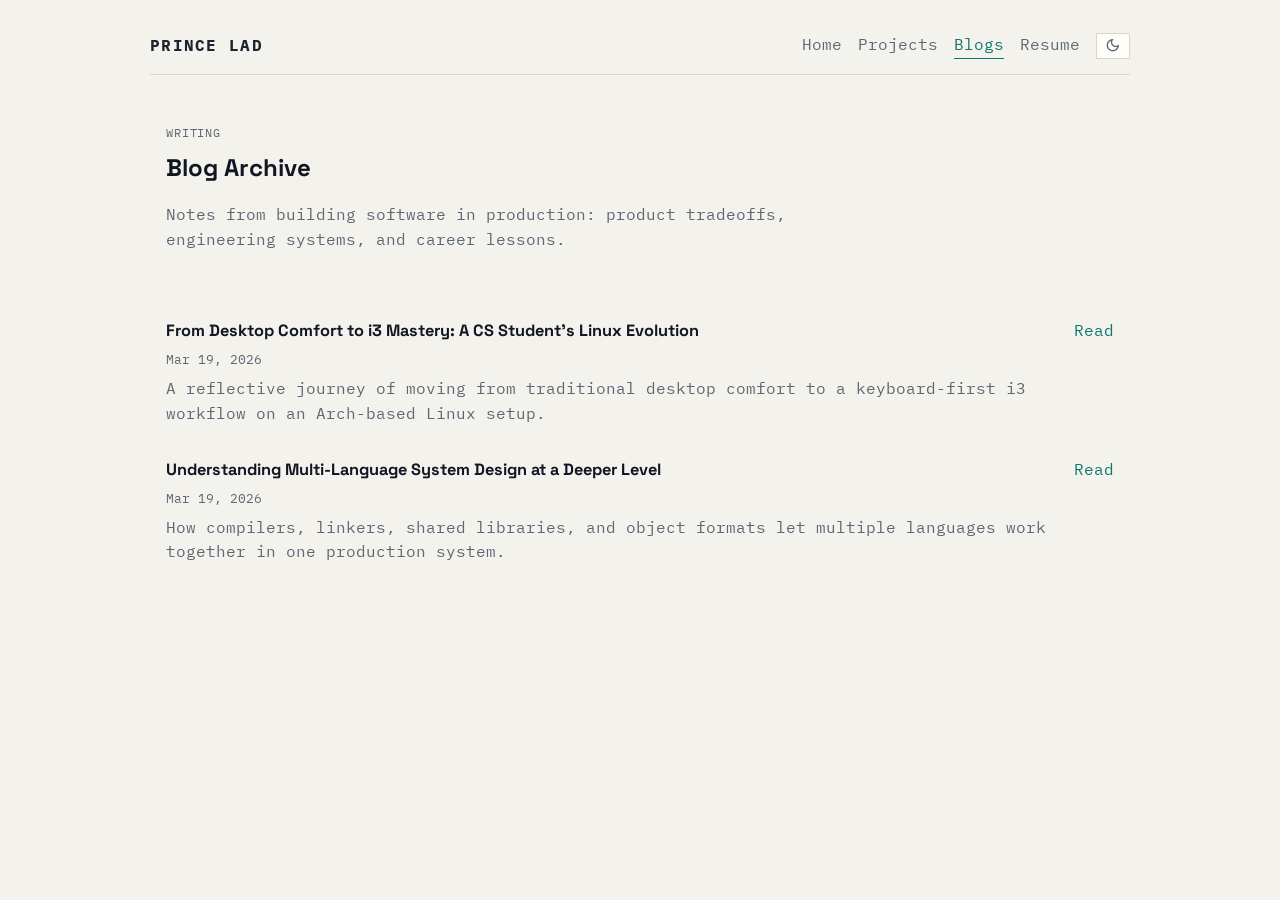
<file: blogs.html>
<!doctype html>
<html lang="en">

<head>
    <meta charset="UTF-8" />
    <meta name="viewport" content="width=device-width, initial-scale=1.0" />
    <title>Blogs | Prince Lad</title>
    <link rel="preconnect" href="https://fonts.googleapis.com" />
    <link rel="preconnect" href="https://fonts.gstatic.com" crossorigin />
    <link
        href="https://fonts.googleapis.com/css2?family=IBM+Plex+Mono:wght@400;500;700&family=Space+Grotesk:wght@500;700&display=swap"
        rel="stylesheet" />
    <link href="https://fonts.googleapis.com/css2?family=Material+Symbols+Outlined:opsz,wght,FILL,GRAD@20..48,400,0,0"
        rel="stylesheet" />
    <link rel="stylesheet" href="style.css" />
</head>

<body>
    <div class="grain" aria-hidden="true"></div>
    <main class="shell shell-wide">
        <header class="site-head">
            <a href="index.html" class="brand">PRINCE LAD</a>
            <nav class="site-nav" aria-label="Primary">
                <a href="index.html">Home</a>
                <a href="projects.html">Projects</a>
                <a href="blogs.html" aria-current="page">Blogs</a>
                <a href="resume.html">Resume</a>
                <button class="theme-toggle" id="theme-toggle" type="button" aria-label="Toggle dark mode">
                    <span class="material-symbols-outlined theme-toggle-icon" aria-hidden="true">dark_mode</span>
                </button>
            </nav>
        </header>

        <section class="page-title">
            <p class="eyebrow">WRITING</p>
            <h1>Blog Archive</h1>
            <p>
                Notes from building software in production: product tradeoffs, engineering systems, and career
                lessons.
            </p>
        </section>

        <section class="list-block" id="blogs-list" aria-live="polite"></section>
    </main>
    <script src="script.js"></script>
</body>

</html>
</file>
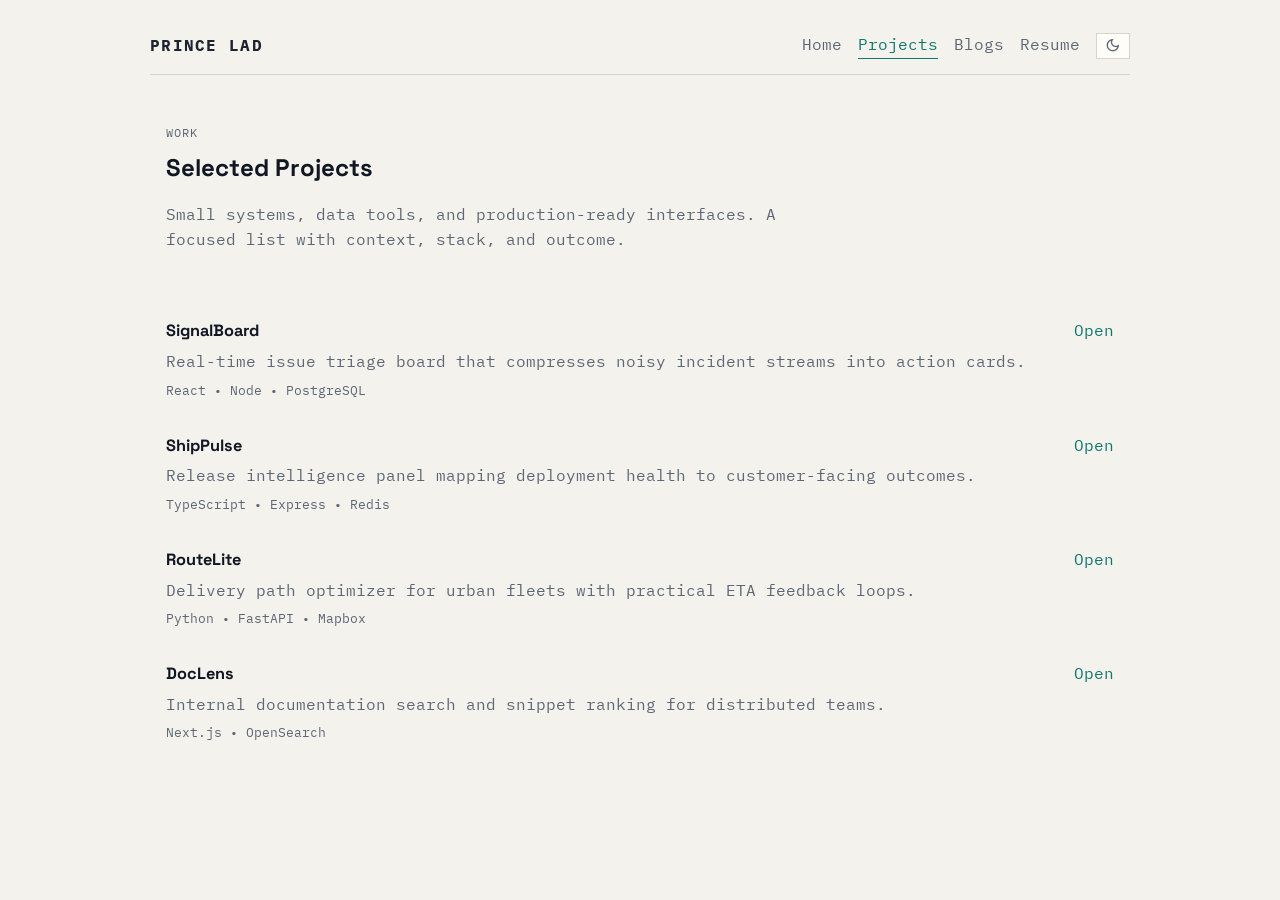
<file: projects.html>
<!doctype html>
<html lang="en">

<head>
    <meta charset="UTF-8" />
    <meta name="viewport" content="width=device-width, initial-scale=1.0" />
    <title>Projects | Prince Lad</title>
    <link rel="preconnect" href="https://fonts.googleapis.com" />
    <link rel="preconnect" href="https://fonts.gstatic.com" crossorigin />
    <link
        href="https://fonts.googleapis.com/css2?family=IBM+Plex+Mono:wght@400;500;700&family=Space+Grotesk:wght@500;700&display=swap"
        rel="stylesheet" />
    <link href="https://fonts.googleapis.com/css2?family=Material+Symbols+Outlined:opsz,wght,FILL,GRAD@20..48,400,0,0"
        rel="stylesheet" />
    <link rel="stylesheet" href="style.css" />
</head>

<body>
    <div class="grain" aria-hidden="true"></div>
    <main class="shell shell-wide">
        <header class="site-head">
            <a href="index.html" class="brand">PRINCE LAD</a>
            <nav class="site-nav" aria-label="Primary">
                <a href="index.html">Home</a>
                <a href="projects.html" aria-current="page">Projects</a>
                <a href="blogs.html">Blogs</a>
                <a href="resume.html">Resume</a>
                <button class="theme-toggle" id="theme-toggle" type="button" aria-label="Toggle dark mode">
                    <span class="material-symbols-outlined theme-toggle-icon" aria-hidden="true">dark_mode</span>
                </button>
            </nav>
        </header>

        <section class="page-title">
            <p class="eyebrow">WORK</p>
            <h1>Selected Projects</h1>
            <p>
                Small systems, data tools, and production-ready interfaces. A focused list with context, stack,
                and outcome.
            </p>
        </section>

        <section class="list-block" id="projects-list" aria-live="polite"></section>
    </main>
    <script src="script.js"></script>
</body>

</html>
</file>
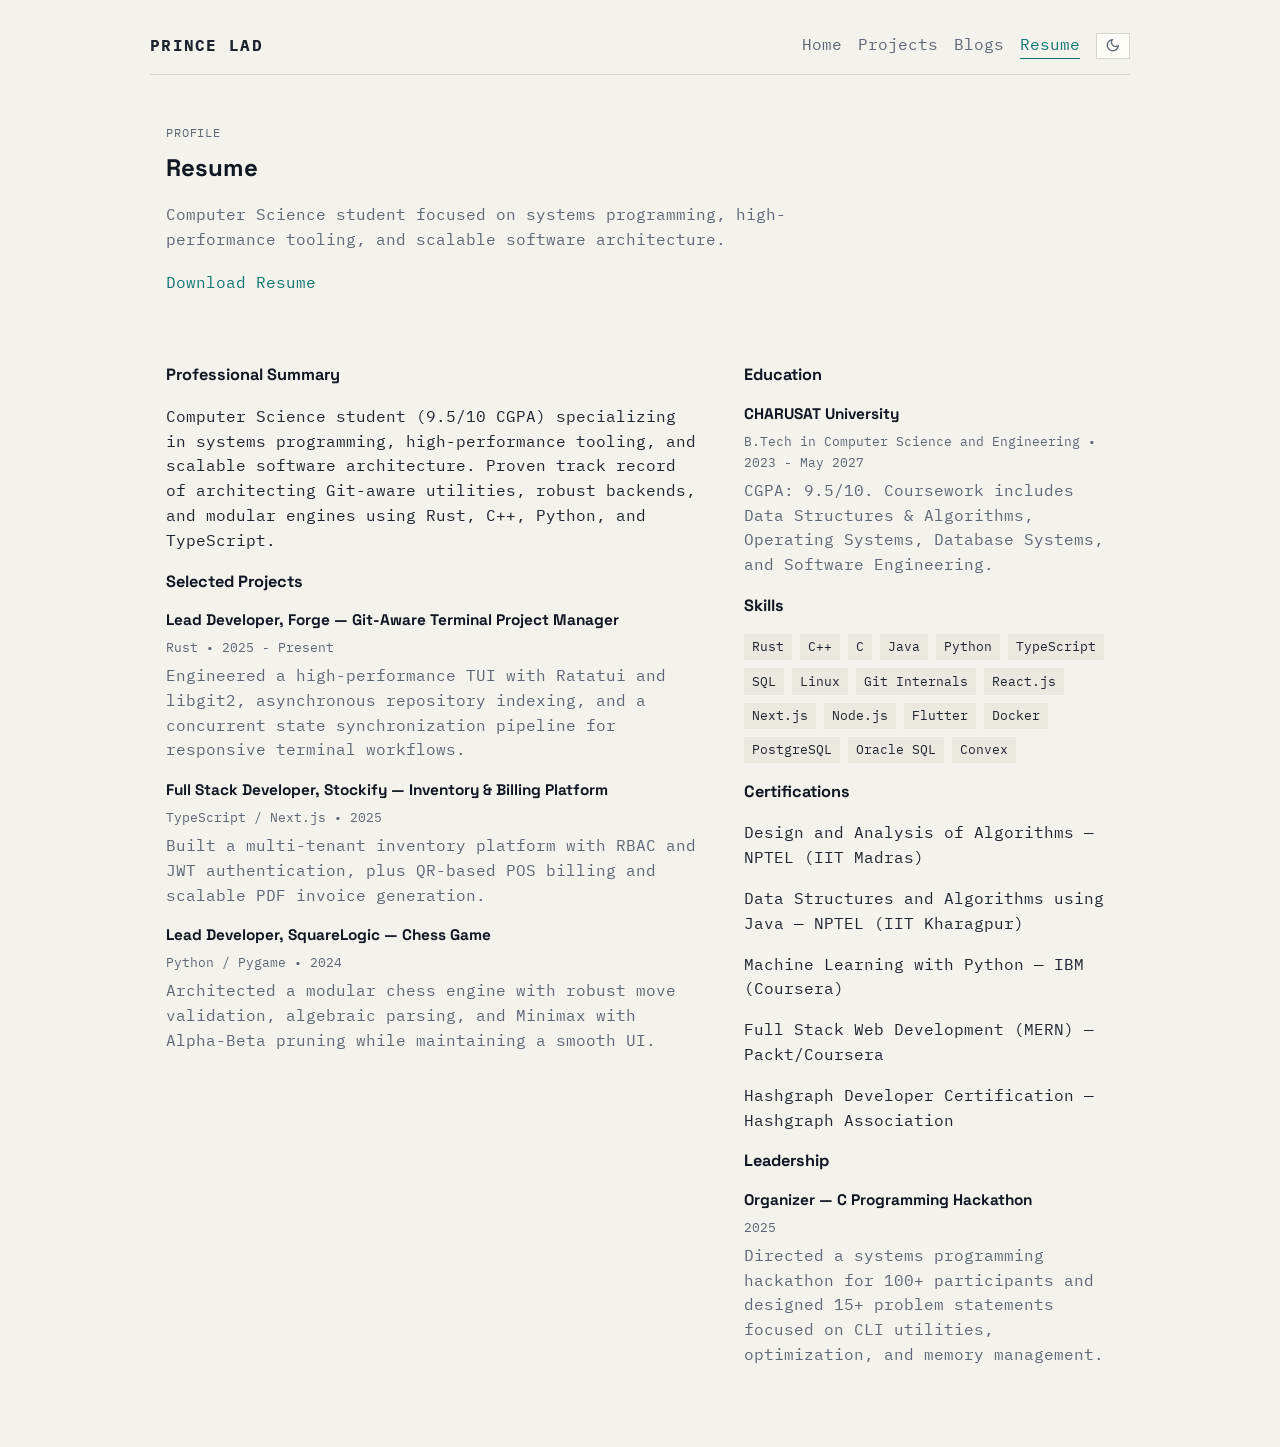
<file: resume.html>
<!doctype html>
<html lang="en">

<head>
    <meta charset="UTF-8" />
    <meta name="viewport" content="width=device-width, initial-scale=1.0" />
    <title>Resume | Prince Lad</title>
    <link rel="preconnect" href="https://fonts.googleapis.com" />
    <link rel="preconnect" href="https://fonts.gstatic.com" crossorigin />
    <link
        href="https://fonts.googleapis.com/css2?family=IBM+Plex+Mono:wght@400;500;700&family=Space+Grotesk:wght@500;700&display=swap"
        rel="stylesheet" />
    <link href="https://fonts.googleapis.com/css2?family=Material+Symbols+Outlined:opsz,wght,FILL,GRAD@20..48,400,0,0"
        rel="stylesheet" />
    <link rel="stylesheet" href="style.css" />
</head>

<body>
    <div class="grain" aria-hidden="true"></div>
    <main class="shell shell-wide">
        <header class="site-head">
            <a href="index.html" class="brand">PRINCE LAD</a>
            <nav class="site-nav" aria-label="Primary">
                <a href="index.html">Home</a>
                <a href="projects.html">Projects</a>
                <a href="blogs.html">Blogs</a>
                <a href="resume.html" aria-current="page">Resume</a>
                <button class="theme-toggle" id="theme-toggle" type="button" aria-label="Toggle dark mode">
                    <span class="material-symbols-outlined theme-toggle-icon" aria-hidden="true">dark_mode</span>
                </button>
            </nav>
        </header>

        <section class="page-title">
            <p class="eyebrow">PROFILE</p>
            <h1>Resume</h1>
            <p>Computer Science student focused on systems programming, high-performance tooling, and scalable software
                architecture.</p>
            <p class="hero-links">
                <a id="resume-download" href="data/Prince-Lad.pdf" download="Prince-Lad-Resume.pdf">Download Resume</a>
            </p>
        </section>

        <section class="resume-grid">
            <article class="resume-card">
                <h2>Professional Summary</h2>
                <p>
                    Computer Science student (9.5/10 CGPA) specializing in systems programming,
                    high-performance tooling, and scalable software architecture. Proven track
                    record of architecting Git-aware utilities, robust backends, and modular
                    engines using Rust, C++, Python, and TypeScript.
                </p>

                <h2>Selected Projects</h2>
                <div class="timeline-item">
                    <h3>Lead Developer, Forge — Git-Aware Terminal Project Manager</h3>
                    <p class="meta">Rust • 2025 - Present</p>
                    <p>
                        Engineered a high-performance TUI with Ratatui and libgit2, asynchronous
                        repository indexing, and a concurrent state synchronization pipeline for
                        responsive terminal workflows.
                    </p>
                </div>
                <div class="timeline-item">
                    <h3>Full Stack Developer, Stockify — Inventory & Billing Platform</h3>
                    <p class="meta">TypeScript / Next.js • 2025</p>
                    <p>
                        Built a multi-tenant inventory platform with RBAC and JWT authentication,
                        plus QR-based POS billing and scalable PDF invoice generation.
                    </p>
                </div>
                <div class="timeline-item">
                    <h3>Lead Developer, SquareLogic — Chess Game</h3>
                    <p class="meta">Python / Pygame • 2024</p>
                    <p>
                        Architected a modular chess engine with robust move validation, algebraic
                        parsing, and Minimax with Alpha-Beta pruning while maintaining a smooth UI.
                    </p>
                </div>
            </article>

            <article class="resume-card">
                <h2>Education</h2>
                <div class="timeline-item">
                    <h3>CHARUSAT University</h3>
                    <p class="meta">B.Tech in Computer Science and Engineering • 2023 - May 2027</p>
                    <p>
                        CGPA: 9.5/10. Coursework includes Data Structures & Algorithms,
                        Operating Systems, Database Systems, and Software Engineering.
                    </p>
                </div>

                <h2>Skills</h2>
                <p class="chip-row">
                    <span>Rust</span><span>C++</span><span>C</span><span>Java</span><span>Python</span><span>TypeScript</span>
                    <span>SQL</span><span>Linux</span><span>Git
                        Internals</span><span>React.js</span><span>Next.js</span><span>Node.js</span>
                    <span>Flutter</span><span>Docker</span><span>PostgreSQL</span><span>Oracle
                        SQL</span><span>Convex</span>
                </p>

                <h2>Certifications</h2>
                <p class="timeline-item">Design and Analysis of Algorithms — NPTEL (IIT Madras)</p>
                <p class="timeline-item">Data Structures and Algorithms using Java — NPTEL (IIT Kharagpur)</p>
                <p class="timeline-item">Machine Learning with Python — IBM (Coursera)</p>
                <p class="timeline-item">Full Stack Web Development (MERN) — Packt/Coursera</p>
                <p class="timeline-item">Hashgraph Developer Certification — Hashgraph Association</p>

                <h2>Leadership</h2>
                <div class="timeline-item">
                    <h3>Organizer — C Programming Hackathon</h3>
                    <p class="meta">2025</p>
                    <p>
                        Directed a systems programming hackathon for 100+ participants and designed
                        15+ problem statements focused on CLI utilities, optimization, and memory management.
                    </p>
                </div>
            </article>
        </section>
    </main>
    <script src="script.js"></script>
</body>

</html>
</file>
<file: style.css>
:root {
    --bg: #f3f2ec;
    --surface: #fffdf7;
    --text: #1d232f;
    --heading: #101622;
    --muted: #5d6675;
    --line: #d8d5cb;
    --accent: #0f766e;
    --chip: #ebe9df;
    --max-home: 760px;
    --max-wide: 980px;
}

:root[data-theme="dark"] {
    --bg: #0c1118;
    --surface: #121a24;
    --text: #e7edf5;
    --heading: #f6f9ff;
    --muted: #9cabbe;
    --line: #233042;
    --accent: #59d4c9;
    --chip: #1a2533;
}

* {
    box-sizing: border-box;
}

html,
body {
    margin: 0;
    min-height: 100%;
}

body {
    background: var(--bg);
    color: var(--text);
    font-family: "IBM Plex Mono", monospace;
    line-height: 1.55;
    transition: background-color 180ms ease, color 180ms ease;
}

.grain {
    display: none;
}

.shell {
    width: min(var(--max-home), calc(100% - 2.5rem));
    margin: 2rem auto 3rem;
}

.shell-wide {
    width: min(var(--max-wide), calc(100% - 2.5rem));
}

.site-head {
    display: flex;
    align-items: center;
    justify-content: space-between;
    gap: 1rem;
    margin-bottom: 2rem;
    padding-bottom: 0.9rem;
    border-bottom: 1px solid var(--line);
}

.brand {
    color: var(--text);
    text-decoration: none;
    font-weight: 700;
    letter-spacing: 0.08em;
}

.site-nav {
    display: flex;
    gap: 1rem;
    flex-wrap: wrap;
    align-items: center;
}

.site-nav a {
    color: var(--muted);
    text-decoration: none;
    padding-bottom: 0.1rem;
    border-bottom: 1px solid transparent;
    transition: border-color 150ms ease, color 150ms ease;
}

.site-nav a:hover,
.site-nav a[aria-current="page"] {
    color: var(--accent);
    border-color: var(--accent);
}

.theme-toggle {
    border: 1px solid var(--line);
    background: var(--surface);
    color: var(--muted);
    font: inherit;
    display: inline-flex;
    align-items: center;
    justify-content: center;
    min-width: 2rem;
    padding: 0.2rem 0.45rem;
    line-height: 1;
    cursor: pointer;
    transition: color 150ms ease, border-color 150ms ease;
}

.theme-toggle:hover {
    color: var(--accent);
    border-color: var(--accent);
}

.theme-toggle-icon {
    font-size: 1.1rem;
    line-height: 1;
}

.hero,
.contrib-graph,
.preview-list,
.page-title,
.list-block,
.resume-card,
.metric-card {
    border: none;
    background: var(--bg);
}

.hero {
    padding: 1.4rem;
    background: var(--bg);
}

.eyebrow {
    margin: 0;
    color: var(--muted);
    letter-spacing: 0.07em;
    font-size: 0.78rem;
}

h1,
h2,
h3 {
    font-family: "Space Grotesk", sans-serif;
    margin: 0;
    color: var(--heading);
}

.hero h1 {
    margin-top: 0.7rem;
    font-size: clamp(1.7rem, 4.4vw, 2.45rem);
    line-height: 1.12;
}

.position {
    margin-top: 0.5rem;
    color: var(--text);
    font-size: 0.95rem;
}

.bio {
    margin-top: 1rem;
    max-width: 58ch;
    color: var(--muted);
}

.hero-links {
    margin-top: 1.2rem;
    display: flex;
    gap: 1rem;
    flex-wrap: wrap;
}

a {
    color: inherit;
}

.hero-links a,
.section-head a,
.list-item a {
    color: var(--accent);
    text-decoration: none;
}

.hero-links a:hover,
.section-head a:hover,
.list-item a:hover {
    text-decoration: underline;
}

.telemetry {
    margin-top: 1.2rem;
    display: grid;
    grid-template-columns: minmax(0, 1fr);
    gap: 0.9rem;
}

.metric-card {
    padding: 0.95rem;
}

.metric-head {
    display: flex;
    justify-content: space-between;
    align-items: center;
}

.metric-title {
    margin: 0;
    color: var(--muted);
    font-size: 0.82rem;
    letter-spacing: 0.05em;
}

.dot {
    width: 0.55rem;
    height: 0.55rem;
    border-radius: 999px;
    opacity: 0.7;
}

.dot-lime,
.dot-cyan {
    background: var(--accent);
    opacity: 1;
}

.metric-main {
    margin: 0.68rem 0 0;
    font-size: 1.02rem;
    font-weight: 700;
}

.metric-sub {
    margin: 0.3rem 0 0;
    color: var(--muted);
    font-size: 0.86rem;
}

.contrib-graph,
.section-block,
.page-title,
.list-block,
.resume-grid {
    margin-top: 1.2rem;
}

.contrib-graph {
    padding: 0.9rem;
}

.contrib-graph img {
    display: block;
    width: 100%;
    margin-top: 0.7rem;
    border: none;
}

.section-head {
    display: flex;
    align-items: baseline;
    justify-content: space-between;
    gap: 1rem;
}

.section-head h2 {
    font-size: 1.1rem;
}

.preview-list {
    margin-top: 0.7rem;
}

.preview-item {
    padding: 0.95rem;
    border-top: none;
}

.preview-item:first-child {
    border-top: none;
}

.preview-item h3 {
    font-size: 1rem;
}

.preview-item p {
    margin: 0.4rem 0 0;
    color: var(--muted);
}

.loading-item {
    padding: 0.95rem;
}

.loading-line {
    height: 0.7rem;
    border-radius: 999px;
    margin-top: 0.55rem;
    background: linear-gradient(90deg, var(--chip) 25%, var(--surface) 50%, var(--chip) 75%);
    background-size: 220% 100%;
    animation: shimmer 1.2s linear infinite;
}

.loading-line:first-child {
    margin-top: 0;
}

.loading-line-title {
    width: 46%;
    height: 0.8rem;
}

.loading-line-body {
    width: 100%;
}

.loading-item .loading-line-body:last-child {
    width: 82%;
}

@keyframes shimmer {
    0% {
        background-position: 200% 0;
    }

    100% {
        background-position: -200% 0;
    }
}

.page-title {
    padding: 1rem;
}

.page-title h1 {
    margin-top: 0.4rem;
}

.page-title p {
    color: var(--muted);
    max-width: 66ch;
}

.blog-post {
    max-width: 78ch;
}

.blog-post h2 {
    margin-top: 1.8rem;
    font-size: 1.2rem;
}

.blog-post p {
    margin-top: 0.9rem;
}

.blog-post pre {
    margin-top: 0.8rem;
    padding: 0.8rem;
    border: 1px solid var(--line);
    background: var(--surface);
    overflow-x: auto;
}

.blog-media {
    margin: 1.1rem 0 0;
    border: 1px solid var(--line);
    background: var(--surface);
    padding: 0.7rem;
}

.blog-media img {
    display: block;
    width: 100%;
    height: auto;
}

.blog-media-logo img {
    max-height: 140px;
    width: auto;
    margin: 0 auto;
}

.blog-media figcaption {
    margin-top: 0.55rem;
    color: var(--muted);
    font-size: 0.8rem;
}

.blog-post code {
    font-family: "IBM Plex Mono", monospace;
    color: var(--text);
}

.list-item {
    display: flex;
    justify-content: space-between;
    align-items: flex-start;
    gap: 1rem;
    padding: 1rem;
    border-top: none;
}

.list-item:first-child {
    border-top: none;
}

.list-item h2 {
    font-size: 1.02rem;
}

.list-item p {
    margin: 0.35rem 0 0;
    color: var(--muted);
}

.meta {
    color: var(--text);
    font-size: 0.84rem;
}

.resume-grid {
    display: grid;
    grid-template-columns: 1.4fr 1fr;
    gap: 1rem;
}

.resume-card {
    padding: 1rem;
}

.resume-card h2 {
    font-size: 1.02rem;
    margin-bottom: 0.9rem;
}

.timeline-item {
    margin-bottom: 1rem;
}

.timeline-item h3 {
    font-size: 0.96rem;
}

.timeline-item p {
    margin: 0.32rem 0 0;
    color: var(--muted);
}

.chip-row {
    display: flex;
    flex-wrap: wrap;
    gap: 0.5rem;
}

.chip-row span {
    border: none;
    background: var(--chip);
    padding: 0.2rem 0.5rem;
    font-size: 0.8rem;
}

a:focus-visible {
    outline: 2px solid var(--accent);
    outline-offset: 2px;
}

@media (max-width: 760px) {

    .shell,
    .shell-wide {
        width: min(100% - 1.4rem, 820px);
        margin-top: 1.2rem;
    }

    .site-head {
        flex-direction: column;
        align-items: flex-start;
        gap: 0.6rem;
    }

    .telemetry,
    .resume-grid {
        grid-template-columns: 1fr;
    }

    .list-item {
        flex-direction: column;
        gap: 0.5rem;
    }
}
</file>
